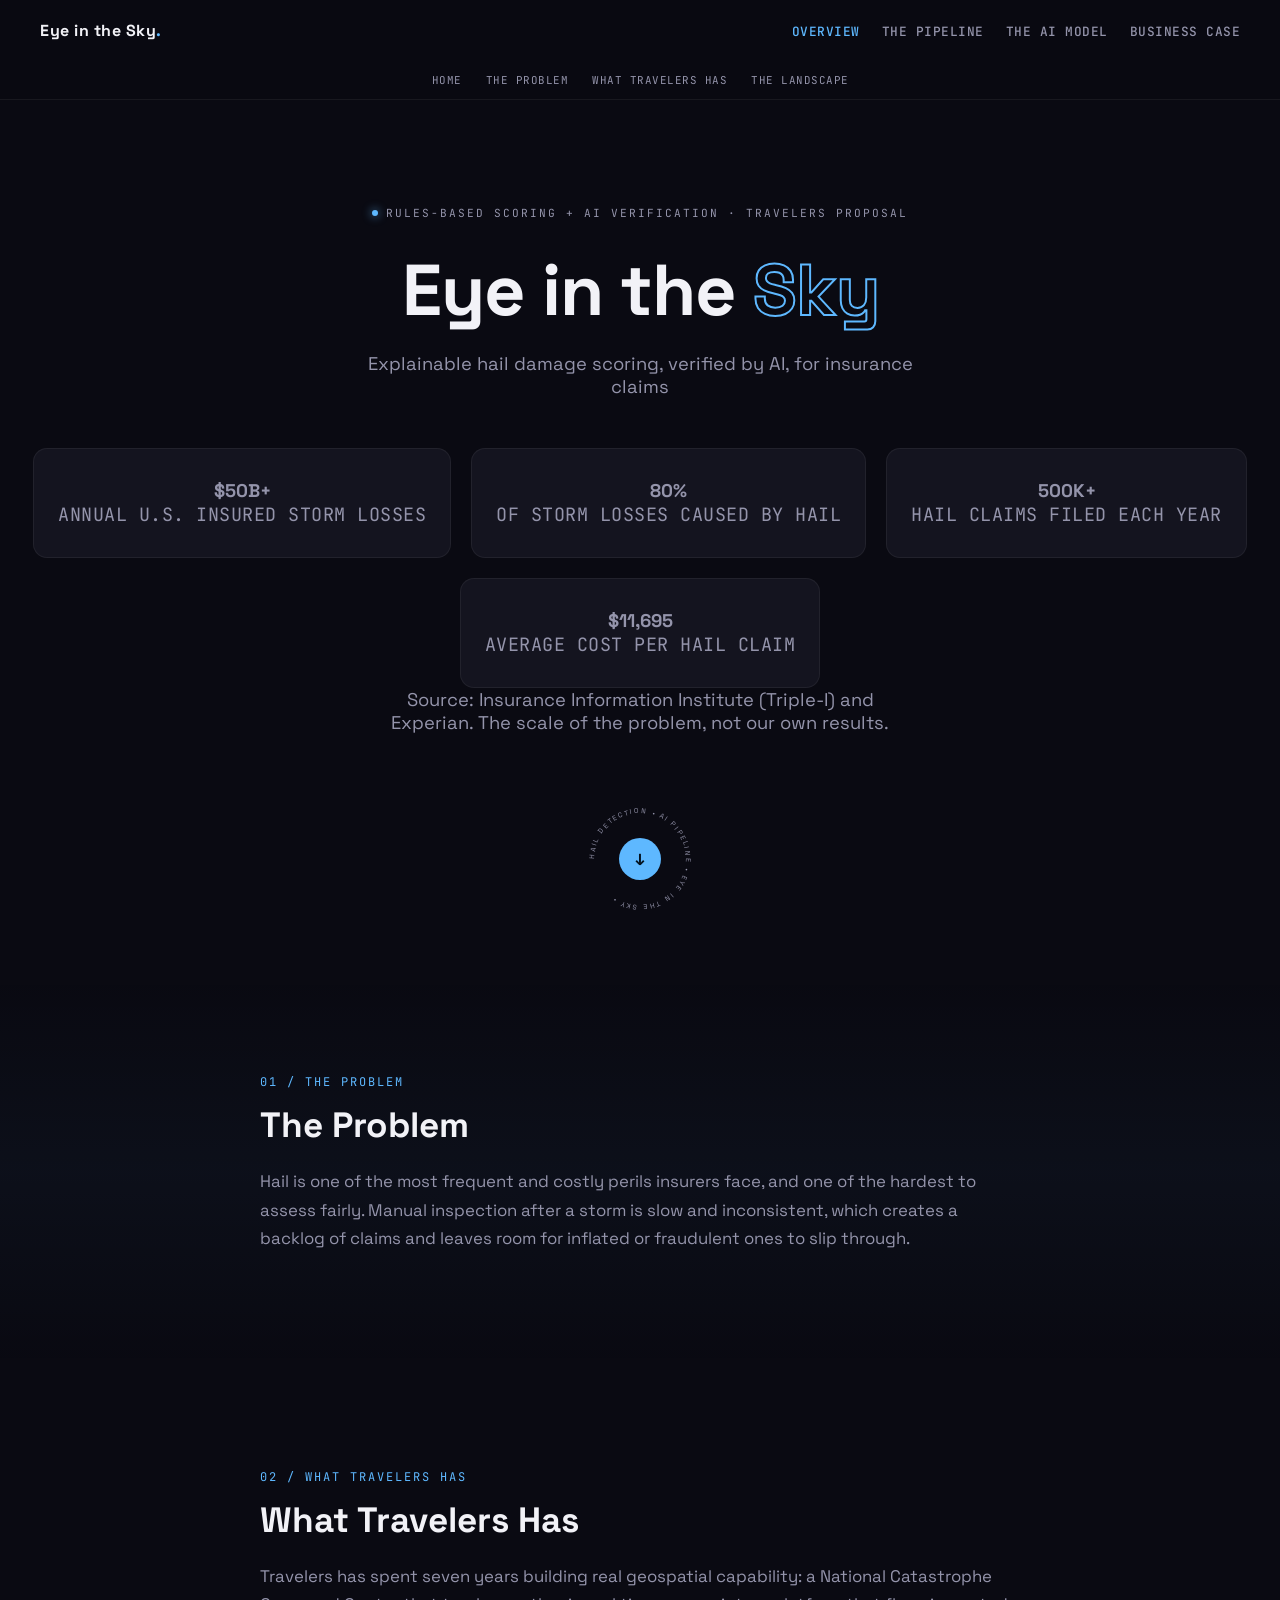
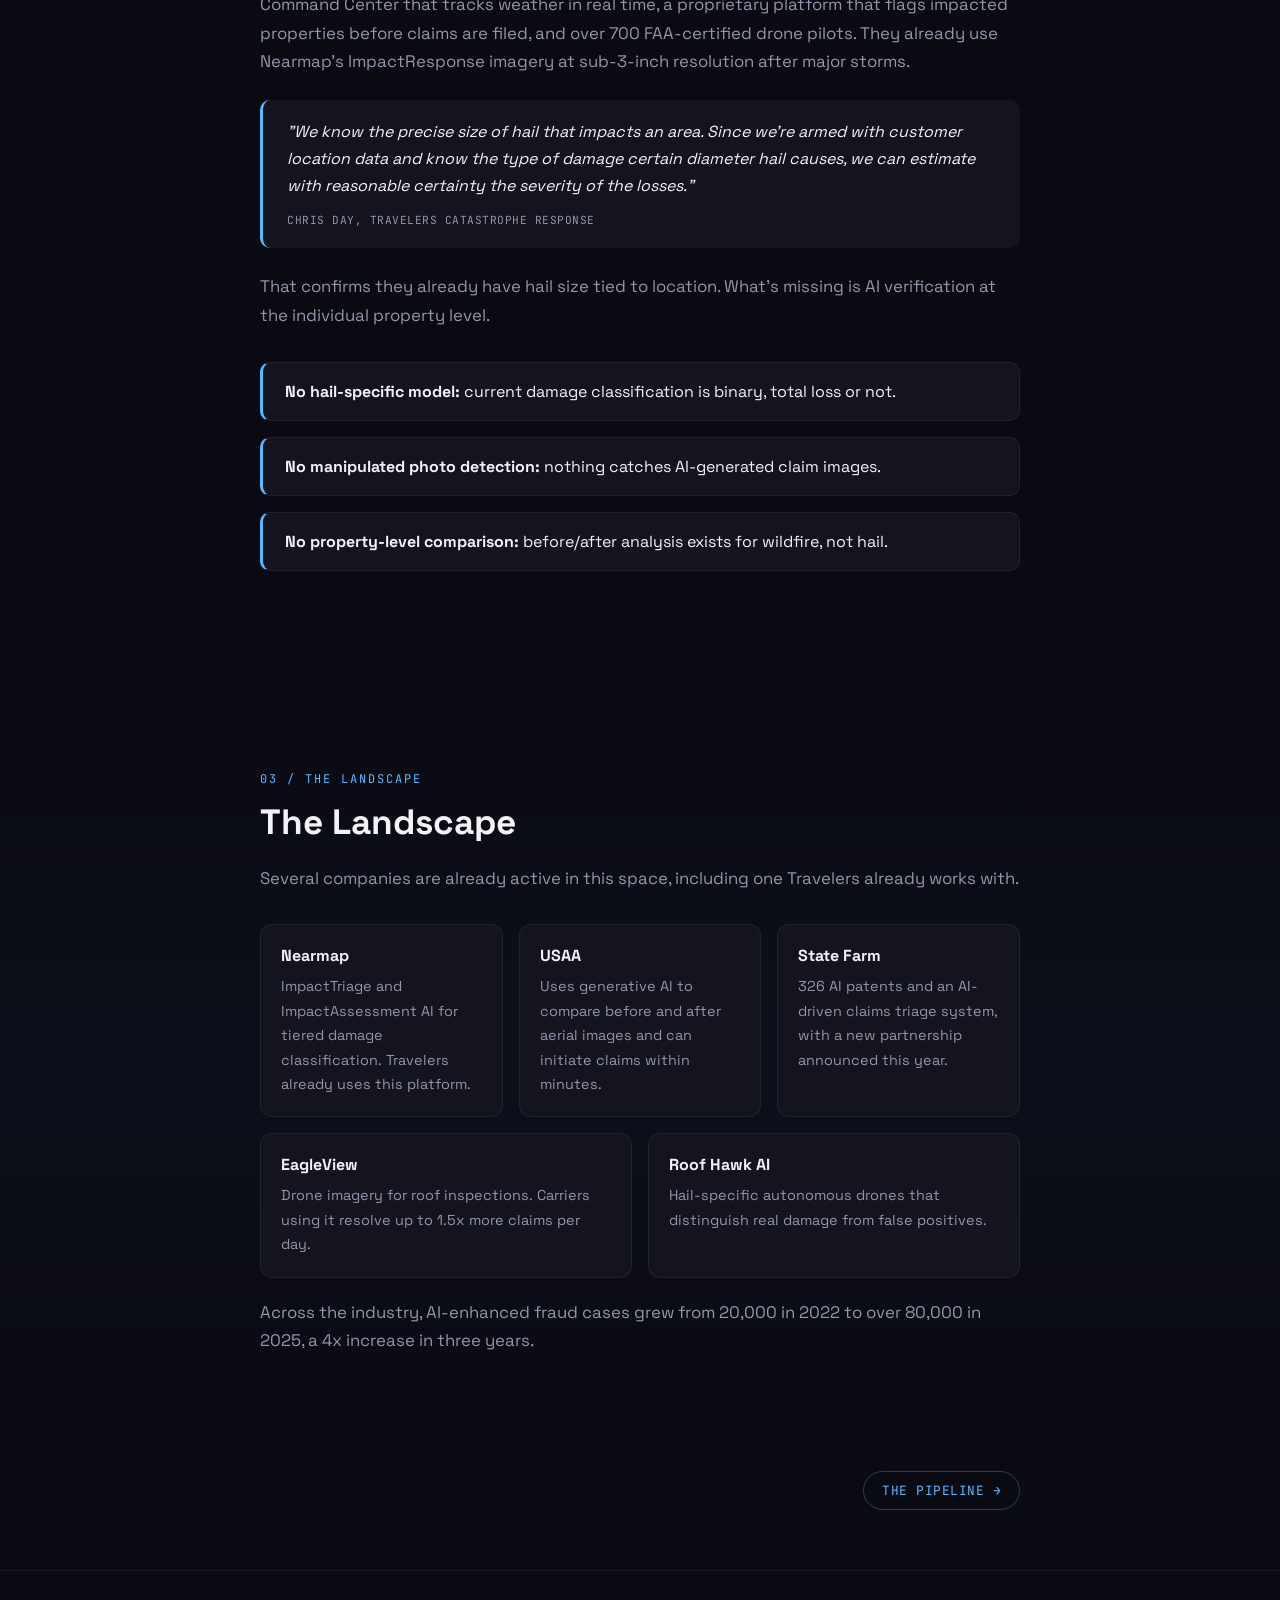
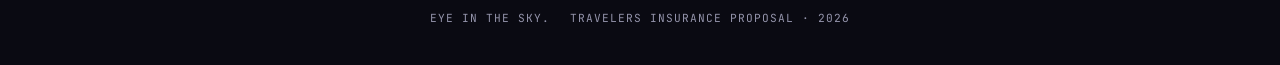
<file: website/index.html>
<!DOCTYPE html>
<html lang="en">
<head>
    <meta charset="UTF-8">
    <meta name="viewport" content="width=device-width, initial-scale=1.0">
    <meta name="description" content="Explainable hail damage scoring, verified by AI, proposed for Travelers Insurance.">
    <link rel="icon" href="data:image/svg+xml,%3Csvg xmlns='http://www.w3.org/2000/svg' viewBox='0 0 32 32'%3E%3Ccircle cx='16' cy='16' r='16' fill='%235eb8ff'/%3E%3C/svg%3E">
    <title>Eye in the Sky</title>
    <link rel="preconnect" href="https://fonts.googleapis.com">
    <link rel="preconnect" href="https://fonts.gstatic.com" crossorigin>
    <link href="https://fonts.googleapis.com/css2?family=JetBrains+Mono:wght@400;500;700&family=Space+Grotesk:wght@400;500;700&display=swap" rel="stylesheet">
    <link rel="stylesheet" href="style.css">
</head>
<body>

<div class="rain-container" id="rain"></div>
<div class="streak" id="streak"></div>

<nav>
  <div class="nav-logo">Eye in the Sky<span class="dot">.</span></div>
  <ul class="page-nav">
    <li><a href="index.html" class="active">Overview</a></li>
    <li><a href="pipeline.html">The Pipeline</a></li>
    <li><a href="ai-model.html">The AI Model</a></li>
    <li><a href="business-case.html">Business Case</a></li>
  </ul>
</nav>

<div class="page-subnav">
  <a href="#home">Home</a>
  <a href="#problem">The Problem</a>
  <a href="#travelers">What Travelers Has</a>
  <a href="#landscape">The Landscape</a>
</div>

<section class="hero" id="home">
  <div class="eyebrow"><span class="pulse-dot"></span> RULES-BASED SCORING + AI VERIFICATION &middot; TRAVELERS PROPOSAL</div>
  <h1>Eye in the <span class="outline-text">Sky</span></h1>
  <p>Explainable hail damage scoring, verified by AI, for insurance claims</p>

  <div class="stats">
    <div class="stat-card">
      <p class="stat-number">$50B+</p>
      <p class="stat-label">Annual U.S. Insured Storm Losses</p>
    </div>
    <div class="stat-card">
      <p class="stat-number">80%</p>
      <p class="stat-label">Of Storm Losses Caused by Hail</p>
    </div>
    <div class="stat-card">
      <p class="stat-number">500K+</p>
      <p class="stat-label">Hail Claims Filed Each Year</p>
    </div>
    <div class="stat-card">
      <p class="stat-number">$11,695</p>
      <p class="stat-label">Average Cost Per Hail Claim</p>
    </div>
  </div>
  <p class="stats-source">Source: Insurance Information Institute (Triple-I) and Experian. The scale of the problem, not our own results.</p>

  <div class="scroll-badge">
    <svg viewBox="0 0 120 120" class="badge-ring">
      <path id="circlePath" d="M 60,60 m -50,0 a 50,50 0 1,1 100,0 a 50,50 0 1,1 -100,0" fill="none"/>
      <text font-size="7.5" letter-spacing="2">
        <textPath href="#circlePath">HAIL DETECTION &bull; AI PIPELINE &bull; EYE IN THE SKY &bull; </textPath>
      </text>
    </svg>
    <div class="badge-center">&darr;</div>
  </div>
</section>

<section id="problem" class="content-section reveal">
  <span class="section-label">01 / The Problem</span>
  <h2>The Problem</h2>
  <p>Hail is one of the most frequent and costly perils insurers face, and one of the hardest to assess fairly. Manual inspection after a storm is slow and inconsistent, which creates a backlog of claims and leaves room for inflated or fraudulent ones to slip through.</p>
</section>

<section id="travelers" class="content-section reveal">
  <span class="section-label">02 / What Travelers Has</span>
  <h2>What Travelers Has</h2>
  <p>Travelers has spent seven years building real geospatial capability: a National Catastrophe Command Center that tracks weather in real time, a proprietary platform that flags impacted properties before claims are filed, and over 700 FAA-certified drone pilots. They already use Nearmap's ImpactResponse imagery at sub-3-inch resolution after major storms.</p>
  <blockquote class="quote-block">
    "We know the precise size of hail that impacts an area. Since we're armed with customer location data and know the type of damage certain diameter hail causes, we can estimate with reasonable certainty the severity of the losses."
    <cite>Chris Day, Travelers Catastrophe Response</cite>
  </blockquote>
  <p>That confirms they already have hail size tied to location. What's missing is AI verification at the individual property level.</p>
  <ul class="gap-list">
    <li><strong>No hail-specific model:</strong> current damage classification is binary, total loss or not.</li>
    <li><strong>No manipulated photo detection:</strong> nothing catches AI-generated claim images.</li>
    <li><strong>No property-level comparison:</strong> before/after analysis exists for wildfire, not hail.</li>
  </ul>
</section>

<section id="landscape" class="content-section reveal">
  <span class="section-label">03 / The Landscape</span>
  <h2>The Landscape</h2>
  <p>Several companies are already active in this space, including one Travelers already works with.</p>
  <div class="competitor-grid">
    <div class="competitor-card">
      <h3>Nearmap</h3>
      <p>ImpactTriage and ImpactAssessment AI for tiered damage classification. Travelers already uses this platform.</p>
    </div>
    <div class="competitor-card">
      <h3>USAA</h3>
      <p>Uses generative AI to compare before and after aerial images and can initiate claims within minutes.</p>
    </div>
    <div class="competitor-card">
      <h3>State Farm</h3>
      <p>326 AI patents and an AI-driven claims triage system, with a new partnership announced this year.</p>
    </div>
    <div class="competitor-card">
      <h3>EagleView</h3>
      <p>Drone imagery for roof inspections. Carriers using it resolve up to 1.5x more claims per day.</p>
    </div>
    <div class="competitor-card">
      <h3>Roof Hawk AI</h3>
      <p>Hail-specific autonomous drones that distinguish real damage from false positives.</p>
    </div>
  </div>
  <p>Across the industry, AI-enhanced fraud cases grew from 20,000 in 2022 to over 80,000 in 2025, a 4x increase in three years.</p>
</section>

<div class="page-footer-nav">
  <span></span>
  <a href="pipeline.html" class="next-page">The Pipeline &rarr;</a>
</div>

<footer>
  <div class="footer-content">
    <span>Eye in the Sky<span class="dot">.</span></span>
    <span>Travelers Insurance Proposal &middot; 2026</span>
  </div>
</footer>

<script src="script.js"></script>
</body>
</html>
</file>
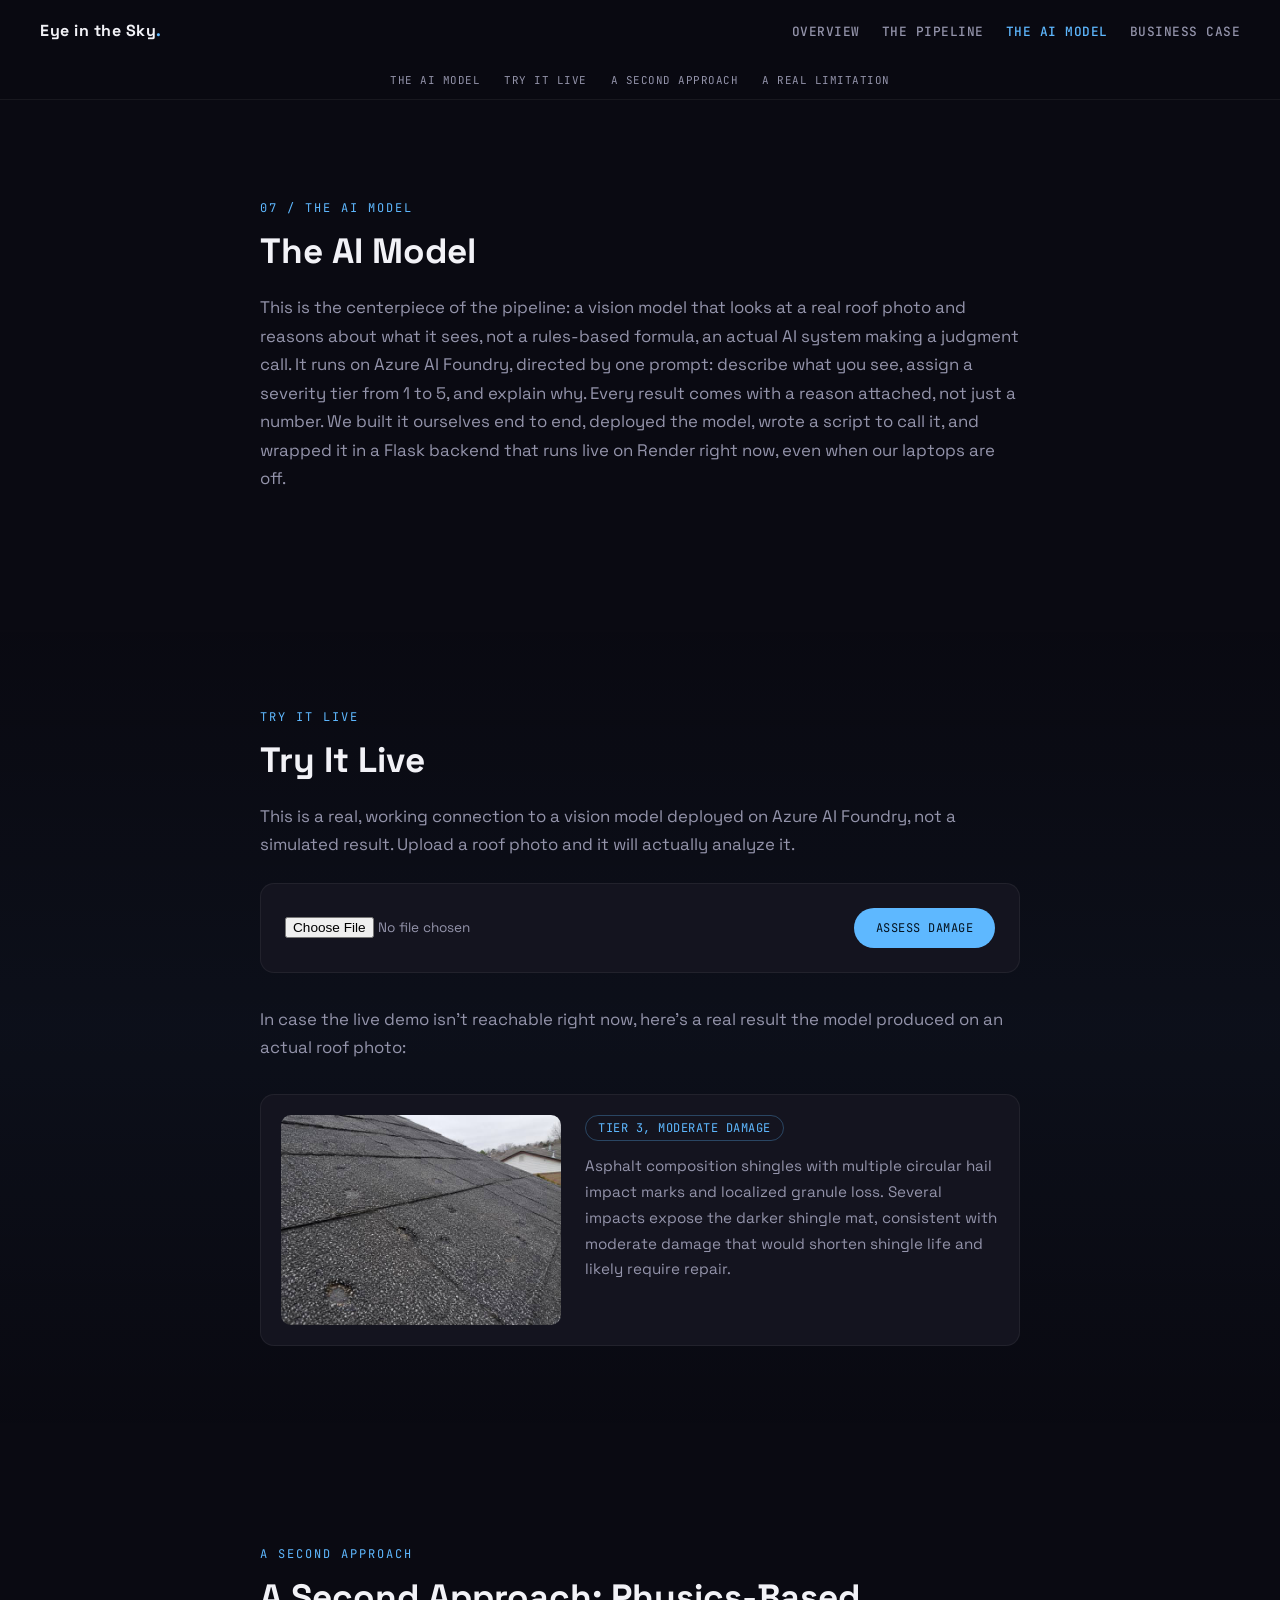
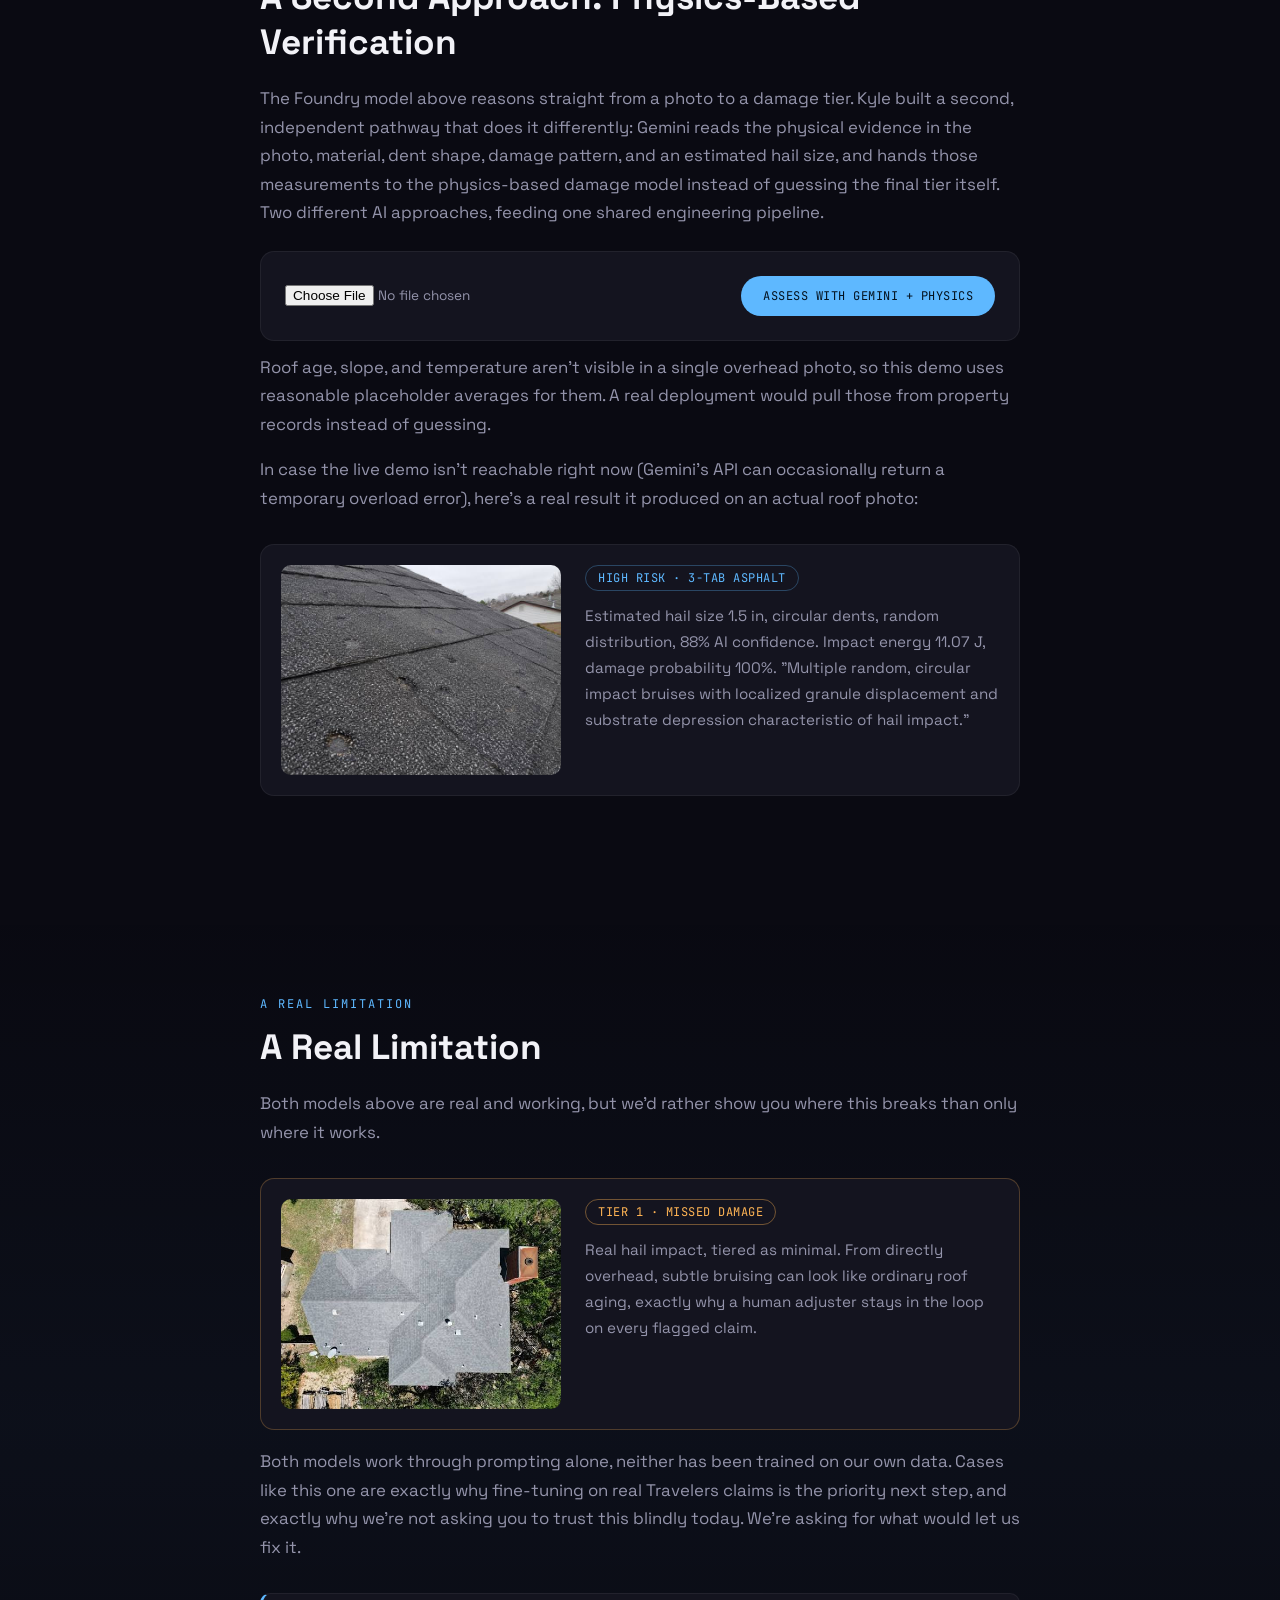
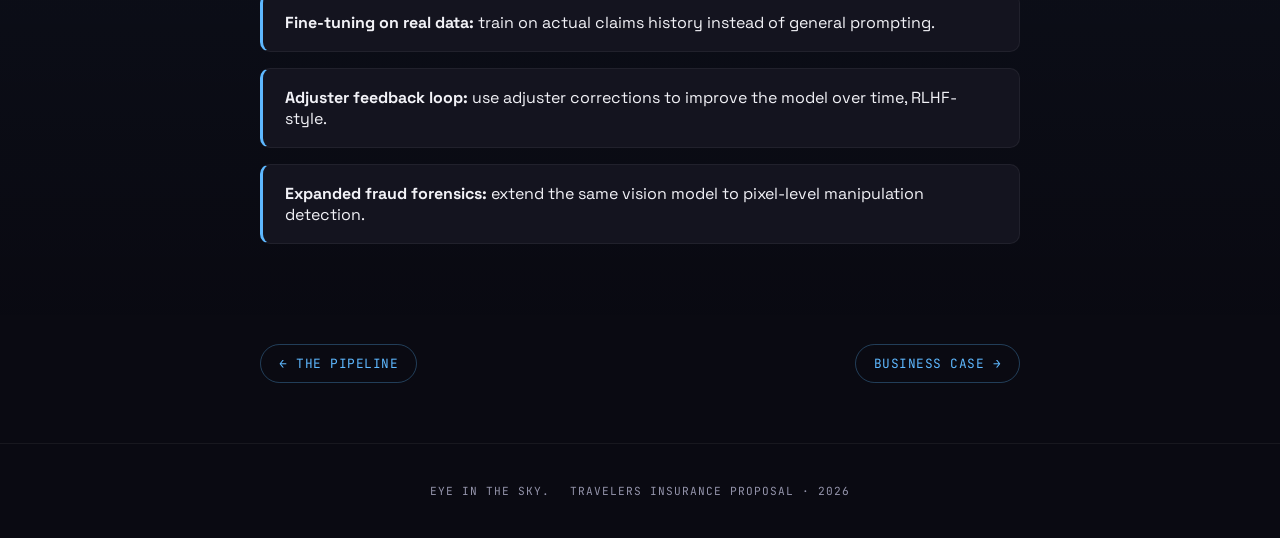
<file: website/ai-model.html>
<!DOCTYPE html>
<html lang="en">
<head>
    <meta charset="UTF-8">
    <meta name="viewport" content="width=device-width, initial-scale=1.0">
    <meta name="description" content="How Eye in the Sky's AI vision model verifies hail damage from real roof photos, with a live demo.">
    <link rel="icon" href="data:image/svg+xml,%3Csvg xmlns='http://www.w3.org/2000/svg' viewBox='0 0 32 32'%3E%3Ccircle cx='16' cy='16' r='16' fill='%235eb8ff'/%3E%3C/svg%3E">
    <title>Eye in the Sky &mdash; The AI Model</title>
    <link rel="preconnect" href="https://fonts.googleapis.com">
    <link rel="preconnect" href="https://fonts.gstatic.com" crossorigin>
    <link href="https://fonts.googleapis.com/css2?family=JetBrains+Mono:wght@400;500;700&family=Space+Grotesk:wght@400;500;700&display=swap" rel="stylesheet">
    <link rel="stylesheet" href="style.css">
</head>
<body>

<div class="rain-container" id="rain"></div>
<div class="streak" id="streak"></div>

<nav>
  <div class="nav-logo">Eye in the Sky<span class="dot">.</span></div>
  <ul class="page-nav">
    <li><a href="index.html">Overview</a></li>
    <li><a href="pipeline.html">The Pipeline</a></li>
    <li><a href="ai-model.html" class="active">The AI Model</a></li>
    <li><a href="business-case.html">Business Case</a></li>
  </ul>
</nav>

<div class="page-subnav">
  <a href="#how-it-works">The AI Model</a>
  <a href="#try-it">Try It Live</a>
  <a href="#second-approach">A Second Approach</a>
  <a href="#limitation">A Real Limitation</a>
</div>

<section id="how-it-works" class="content-section reveal page-top">
  <span class="section-label">07 / The AI Model</span>
  <h2>The AI Model</h2>
  <p>This is the centerpiece of the pipeline: a vision model that looks at a real roof photo and reasons about what it sees, not a rules-based formula, an actual AI system making a judgment call. It runs on Azure AI Foundry, directed by one prompt: describe what you see, assign a severity tier from 1 to 5, and explain why. Every result comes with a reason attached, not just a number. We built it ourselves end to end, deployed the model, wrote a script to call it, and wrapped it in a Flask backend that runs live on Render right now, even when our laptops are off.</p>
</section>

<section id="try-it" class="content-section reveal">
  <span class="section-label">Try It Live</span>
  <h2>Try It Live</h2>
  <p>This is a real, working connection to a vision model deployed on Azure AI Foundry, not a simulated result. Upload a roof photo and it will actually analyze it.</p>

  <div class="demo-box">
    <input type="file" id="photoInput" accept="image/*">
    <button id="assessBtn" class="demo-button">Assess Damage</button>
    <div id="demoResult" class="demo-result"></div>
  </div>

  <p>In case the live demo isn't reachable right now, here's a real result the model produced on an actual roof photo:</p>
  <div class="example-card">
    <img src="images/roof-example.jpg" alt="Roof photo with hail damage used for testing" class="example-image">
    <div class="example-result">
      <span class="example-tier">Tier 3, Moderate Damage</span>
      <p>Asphalt composition shingles with multiple circular hail impact marks and localized granule loss. Several impacts expose the darker shingle mat, consistent with moderate damage that would shorten shingle life and likely require repair.</p>
    </div>
  </div>
</section>

<section id="second-approach" class="content-section reveal">
  <span class="section-label">A Second Approach</span>
  <h2>A Second Approach: Physics-Based Verification</h2>
  <p>The Foundry model above reasons straight from a photo to a damage tier. Kyle built a second, independent pathway that does it differently: Gemini reads the physical evidence in the photo, material, dent shape, damage pattern, and an estimated hail size, and hands those measurements to the physics-based damage model instead of guessing the final tier itself. Two different AI approaches, feeding one shared engineering pipeline.</p>

  <div class="demo-box">
    <input type="file" id="photoInputGemini" accept="image/*">
    <button id="assessBtnGemini" class="demo-button">Assess with Gemini + Physics</button>
    <div id="demoResultGemini" class="demo-result"></div>
  </div>
  <p class="demo-note">Roof age, slope, and temperature aren't visible in a single overhead photo, so this demo uses reasonable placeholder averages for them. A real deployment would pull those from property records instead of guessing.</p>

  <p>In case the live demo isn't reachable right now (Gemini's API can occasionally return a temporary overload error), here's a real result it produced on an actual roof photo:</p>
  <div class="example-card">
    <img src="images/roof-example.jpg" alt="Roof photo used to test the Gemini pathway" class="example-image">
    <div class="example-result">
      <span class="example-tier">High Risk &middot; 3-tab Asphalt</span>
      <p>Estimated hail size 1.5 in, circular dents, random distribution, 88% AI confidence. Impact energy 11.07 J, damage probability 100%. "Multiple random, circular impact bruises with localized granule displacement and substrate depression characteristic of hail impact."</p>
    </div>
  </div>
</section>

<section id="limitation" class="content-section reveal">
  <span class="section-label">A Real Limitation</span>
  <h2>A Real Limitation</h2>
  <p>Both models above are real and working, but we'd rather show you where this breaks than only where it works.</p>
  <div class="example-card example-card--limitation">
    <img src="images/roof-missed-damage.jpg" alt="Drone view of a roof from a real hail damage inspection" class="example-image">
    <div class="example-result">
      <span class="example-tier example-tier--limitation">Tier 1 &middot; Missed Damage</span>
      <p>Real hail impact, tiered as minimal. From directly overhead, subtle bruising can look like ordinary roof aging, exactly why a human adjuster stays in the loop on every flagged claim.</p>
    </div>
  </div>
  <p>Both models work through prompting alone, neither has been trained on our own data. Cases like this one are exactly why fine-tuning on real Travelers claims is the priority next step, and exactly why we're not asking you to trust this blindly today. We're asking for what would let us fix it.</p>
  <ul class="gap-list">
    <li><strong>Fine-tuning on real data:</strong> train on actual claims history instead of general prompting.</li>
    <li><strong>Adjuster feedback loop:</strong> use adjuster corrections to improve the model over time, RLHF-style.</li>
    <li><strong>Expanded fraud forensics:</strong> extend the same vision model to pixel-level manipulation detection.</li>
  </ul>
</section>

<div class="page-footer-nav">
  <a href="pipeline.html" class="prev-page">&larr; The Pipeline</a>
  <a href="business-case.html" class="next-page">Business Case &rarr;</a>
</div>

<footer>
  <div class="footer-content">
    <span>Eye in the Sky<span class="dot">.</span></span>
    <span>Travelers Insurance Proposal &middot; 2026</span>
  </div>
</footer>

<script src="script.js"></script>
<script src="demo.js"></script>
<script src="gemini-demo.js"></script>
</body>
</html>
</file>
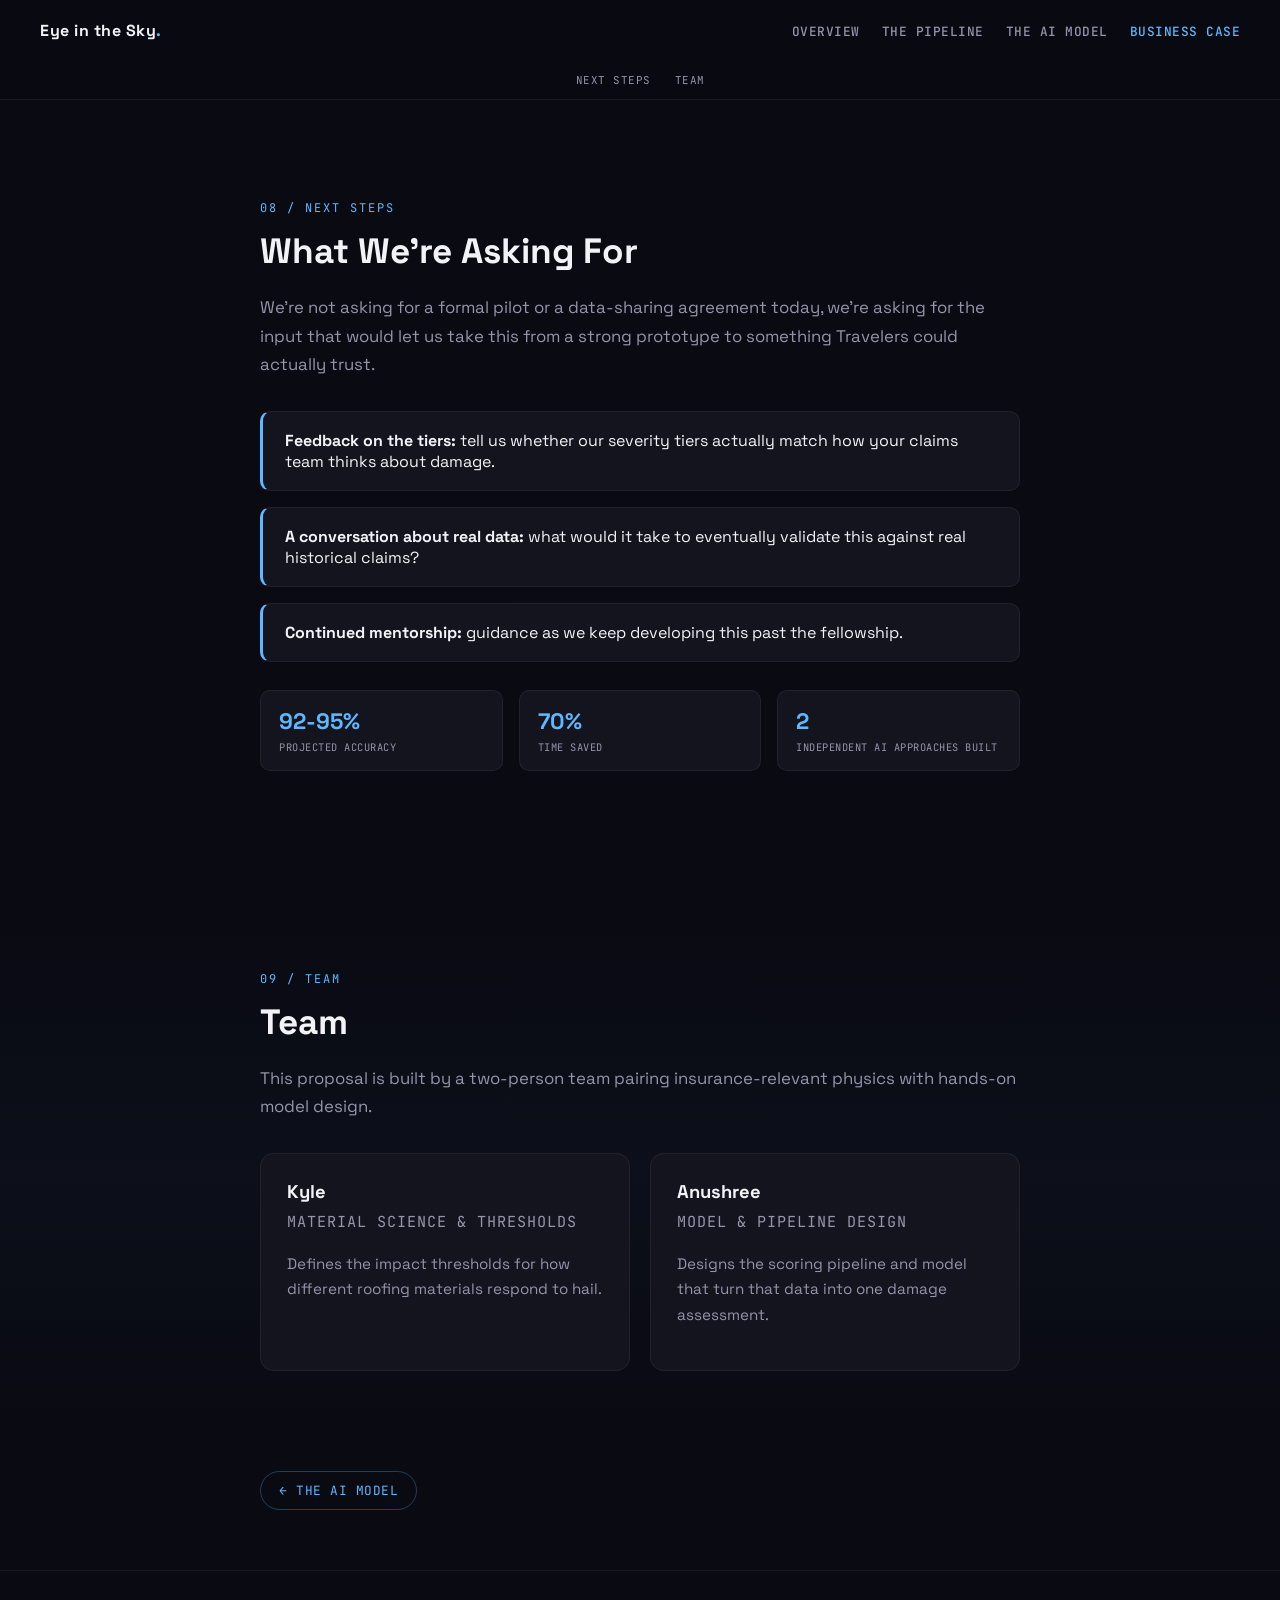
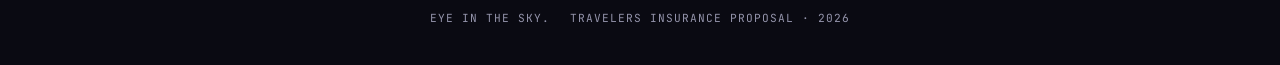
<file: website/business-case.html>
<!DOCTYPE html>
<html lang="en">
<head>
    <meta charset="UTF-8">
    <meta name="viewport" content="width=device-width, initial-scale=1.0">
    <meta name="description" content="The business case, pilot ask, and team behind Eye in the Sky.">
    <link rel="icon" href="data:image/svg+xml,%3Csvg xmlns='http://www.w3.org/2000/svg' viewBox='0 0 32 32'%3E%3Ccircle cx='16' cy='16' r='16' fill='%235eb8ff'/%3E%3C/svg%3E">
    <title>Eye in the Sky &mdash; Business Case</title>
    <link rel="preconnect" href="https://fonts.googleapis.com">
    <link rel="preconnect" href="https://fonts.gstatic.com" crossorigin>
    <link href="https://fonts.googleapis.com/css2?family=JetBrains+Mono:wght@400;500;700&family=Space+Grotesk:wght@400;500;700&display=swap" rel="stylesheet">
    <link rel="stylesheet" href="style.css">
</head>
<body>

<div class="rain-container" id="rain"></div>
<div class="streak" id="streak"></div>

<nav>
  <div class="nav-logo">Eye in the Sky<span class="dot">.</span></div>
  <ul class="page-nav">
    <li><a href="index.html">Overview</a></li>
    <li><a href="pipeline.html">The Pipeline</a></li>
    <li><a href="ai-model.html">The AI Model</a></li>
    <li><a href="business-case.html" class="active">Business Case</a></li>
  </ul>
</nav>

<div class="page-subnav">
  <a href="#next-steps">Next Steps</a>
  <a href="#team">Team</a>
</div>

<section id="next-steps" class="content-section reveal page-top">
  <span class="section-label">08 / Next Steps</span>
  <h2>What We're Asking For</h2>
  <p>We're not asking for a formal pilot or a data-sharing agreement today, we're asking for the input that would let us take this from a strong prototype to something Travelers could actually trust.</p>
  <ul class="gap-list">
    <li><strong>Feedback on the tiers:</strong> tell us whether our severity tiers actually match how your claims team thinks about damage.</li>
    <li><strong>A conversation about real data:</strong> what would it take to eventually validate this against real historical claims?</li>
    <li><strong>Continued mentorship:</strong> guidance as we keep developing this past the fellowship.</li>
  </ul>
  <div class="mini-stats">
    <div class="mini-stat">
      <span class="mini-stat-number">92-95%</span>
      <span class="mini-stat-label">Projected Accuracy</span>
    </div>
    <div class="mini-stat">
      <span class="mini-stat-number">70%</span>
      <span class="mini-stat-label">Time Saved</span>
    </div>
    <div class="mini-stat">
      <span class="mini-stat-number">2</span>
      <span class="mini-stat-label">Independent AI Approaches Built</span>
    </div>
  </div>
</section>

<section id="team" class="content-section reveal">
  <span class="section-label">09 / Team</span>
  <h2>Team</h2>
  <p>This proposal is built by a two-person team pairing insurance-relevant physics with hands-on model design.</p>
  <div class="team-grid">
    <div class="team-card">
      <h3>Kyle</h3>
      <p class="team-role">Material Science &amp; Thresholds</p>
      <p>Defines the impact thresholds for how different roofing materials respond to hail.</p>
    </div>
    <div class="team-card">
      <h3>Anushree</h3>
      <p class="team-role">Model &amp; Pipeline Design</p>
      <p>Designs the scoring pipeline and model that turn that data into one damage assessment.</p>
    </div>
  </div>
</section>

<div class="page-footer-nav">
  <a href="ai-model.html" class="prev-page">&larr; The AI Model</a>
  <span></span>
</div>

<footer>
  <div class="footer-content">
    <span>Eye in the Sky<span class="dot">.</span></span>
    <span>Travelers Insurance Proposal &middot; 2026</span>
  </div>
</footer>

<script src="script.js"></script>
</body>
</html>
</file>
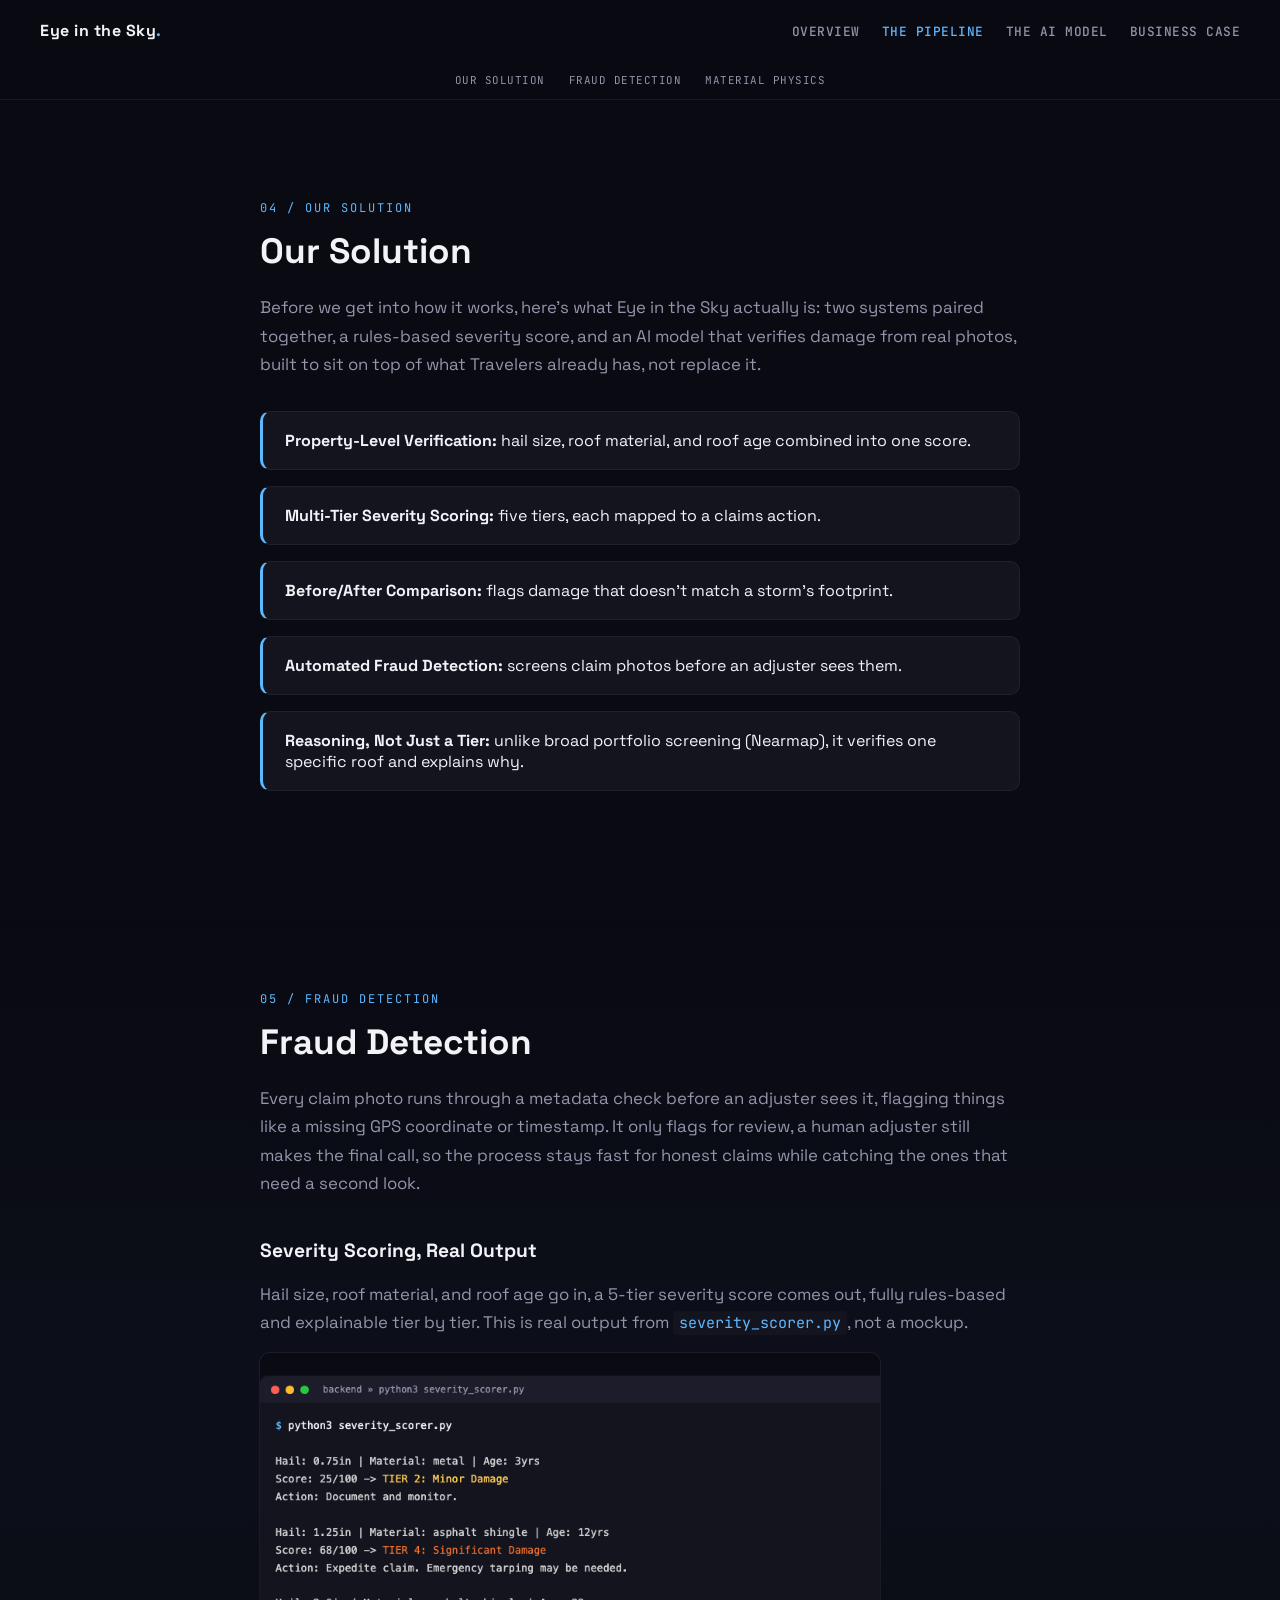
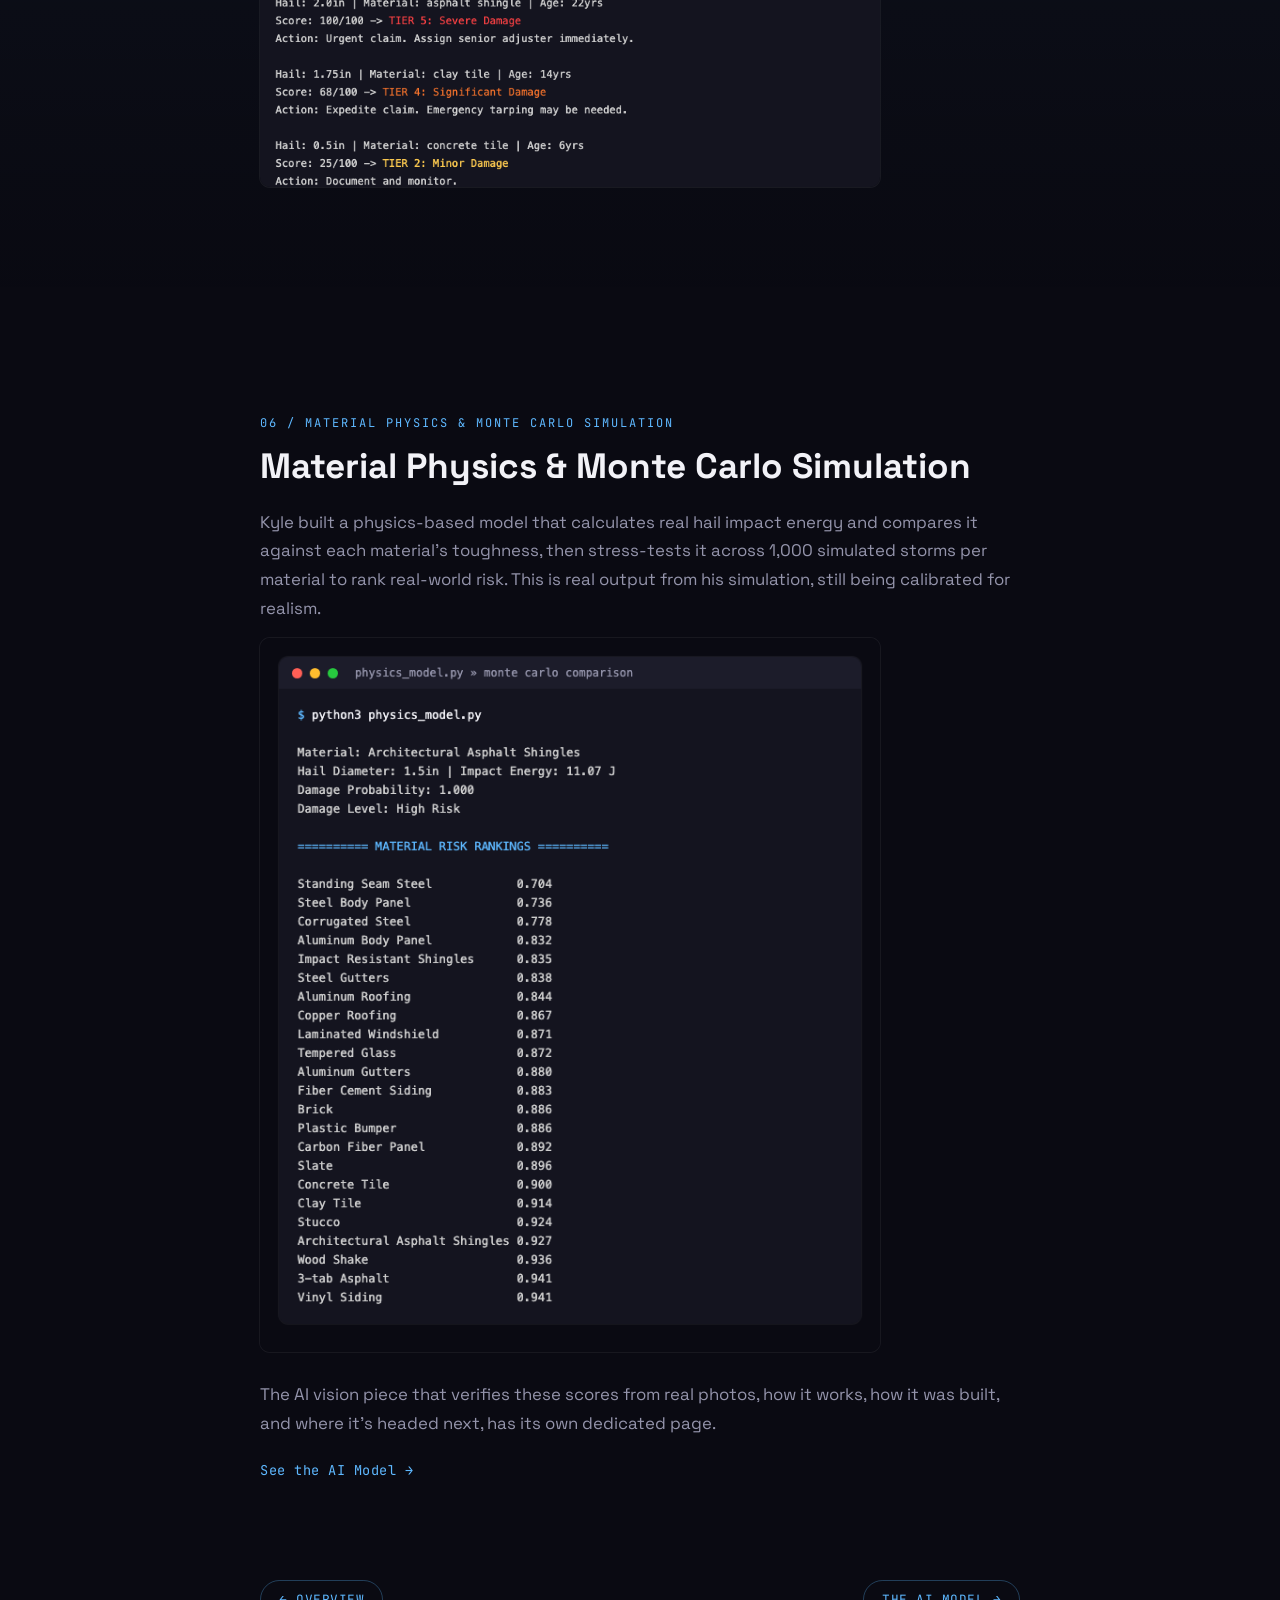
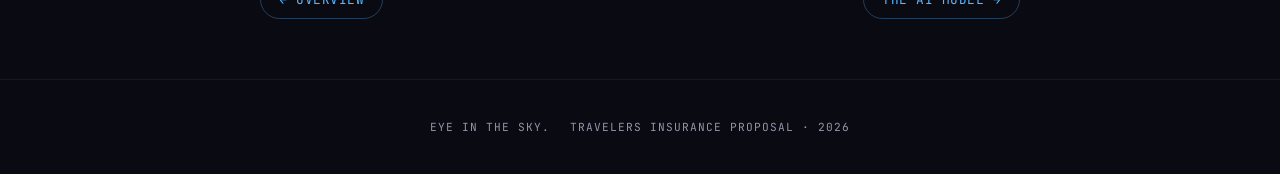
<file: website/pipeline.html>
<!DOCTYPE html>
<html lang="en">
<head>
    <meta charset="UTF-8">
    <meta name="viewport" content="width=device-width, initial-scale=1.0">
    <meta name="description" content="How Eye in the Sky's rules-based severity scoring, fraud detection, and physics-based damage model work.">
    <link rel="icon" href="data:image/svg+xml,%3Csvg xmlns='http://www.w3.org/2000/svg' viewBox='0 0 32 32'%3E%3Ccircle cx='16' cy='16' r='16' fill='%235eb8ff'/%3E%3C/svg%3E">
    <title>Eye in the Sky &mdash; The Pipeline</title>
    <link rel="preconnect" href="https://fonts.googleapis.com">
    <link rel="preconnect" href="https://fonts.gstatic.com" crossorigin>
    <link href="https://fonts.googleapis.com/css2?family=JetBrains+Mono:wght@400;500;700&family=Space+Grotesk:wght@400;500;700&display=swap" rel="stylesheet">
    <link rel="stylesheet" href="style.css">
</head>
<body>

<div class="rain-container" id="rain"></div>
<div class="streak" id="streak"></div>

<nav>
  <div class="nav-logo">Eye in the Sky<span class="dot">.</span></div>
  <ul class="page-nav">
    <li><a href="index.html">Overview</a></li>
    <li><a href="pipeline.html" class="active">The Pipeline</a></li>
    <li><a href="ai-model.html">The AI Model</a></li>
    <li><a href="business-case.html">Business Case</a></li>
  </ul>
</nav>

<div class="page-subnav">
  <a href="#solution">Our Solution</a>
  <a href="#fraud">Fraud Detection</a>
  <a href="#physics">Material Physics</a>
</div>

<section id="solution" class="content-section reveal page-top">
  <span class="section-label">04 / Our Solution</span>
  <h2>Our Solution</h2>
  <p>Before we get into how it works, here's what Eye in the Sky actually is: two systems paired together, a rules-based severity score, and an AI model that verifies damage from real photos, built to sit on top of what Travelers already has, not replace it.</p>
  <ul class="gap-list">
    <li><strong>Property-Level Verification:</strong> hail size, roof material, and roof age combined into one score.</li>
    <li><strong>Multi-Tier Severity Scoring:</strong> five tiers, each mapped to a claims action.</li>
    <li><strong>Before/After Comparison:</strong> flags damage that doesn't match a storm's footprint.</li>
    <li><strong>Automated Fraud Detection:</strong> screens claim photos before an adjuster sees them.</li>
    <li><strong>Reasoning, Not Just a Tier:</strong> unlike broad portfolio screening (Nearmap), it verifies one specific roof and explains why.</li>
  </ul>
</section>

<section id="fraud" class="content-section reveal">
  <span class="section-label">05 / Fraud Detection</span>
  <h2>Fraud Detection</h2>
  <p>Every claim photo runs through a metadata check before an adjuster sees it, flagging things like a missing GPS coordinate or timestamp. It only flags for review, a human adjuster still makes the final call, so the process stays fast for honest claims while catching the ones that need a second look.</p>

  <h3 class="subsection-title">Severity Scoring, Real Output</h3>
  <p>Hail size, roof material, and roof age go in, a 5-tier severity score comes out, fully rules-based and explainable tier by tier. This is real output from <code>severity_scorer.py</code>, not a mockup.</p>
  <img src="images/severity_scorer_output.png" alt="Real terminal output from severity_scorer.py" class="code-shot">
</section>

<section id="physics" class="content-section reveal">
  <span class="section-label">06 / Material Physics &amp; Monte Carlo Simulation</span>
  <h2>Material Physics &amp; Monte Carlo Simulation</h2>
  <p>Kyle built a physics-based model that calculates real hail impact energy and compares it against each material's toughness, then stress-tests it across 1,000 simulated storms per material to rank real-world risk. This is real output from his simulation, still being calibrated for realism.</p>
  <img src="images/kyle_monte_carlo.png" alt="Real terminal output from Kyle's Monte Carlo simulation" class="code-shot">
  <p>The AI vision piece that verifies these scores from real photos, how it works, how it was built, and where it's headed next, has its own dedicated page.</p>
  <a href="ai-model.html" class="inline-page-link">See the AI Model &rarr;</a>
</section>

<div class="page-footer-nav">
  <a href="index.html" class="prev-page">&larr; Overview</a>
  <a href="ai-model.html" class="next-page">The AI Model &rarr;</a>
</div>

<footer>
  <div class="footer-content">
    <span>Eye in the Sky<span class="dot">.</span></span>
    <span>Travelers Insurance Proposal &middot; 2026</span>
  </div>
</footer>

<script src="script.js"></script>
</body>
</html>
</file>
<file: website/style.css>
:root {
  --bg: #0a0a12;
  --bg-alt: #14141f;
  --text: #f2f2f7;
  --text-muted: #9494ab;
  --accent: #5eb8ff;
  --accent-glow: rgba(94, 184, 255, 0.35);
  --font-heading: 'Space Grotesk', sans-serif;
  --font-mono: 'JetBrains Mono', monospace;
}

* {
  box-sizing: border-box;
}

body {
  background-color: var(--bg);
  color: var(--text);
  font-family: var(--font-heading);
  margin: 0;
}

/* Ambient background rain, drops generated in script.js */
.rain-container {
  position: fixed;
  inset: 0;
  overflow: hidden;
  pointer-events: none;
  z-index: 0;
}

.rain-drop {
  position: absolute;
  top: -5%;
  width: 3px;
  border-radius: 3px;
  background: linear-gradient(to bottom, transparent, var(--accent), #eaf6ff);
  animation: fall linear infinite;
}

@keyframes fall {
  from { transform: translateY(-10vh); }
  to { transform: translateY(110vh); }
}

/* Shooting hailstone streak, position driven by scroll % in script.js */
.streak {
  position: fixed;
  width: 4px;
  height: 220px;
  background: linear-gradient(to bottom, transparent 0%, var(--accent) 55%, #eaf6ff 100%);
  box-shadow: 0 0 24px 6px var(--accent-glow), 0 0 50px 14px rgba(94, 184, 255, 0.18);
  transform: rotate(35deg);
  pointer-events: none;
  z-index: 1;
  border-radius: 4px;
}

.streak::after {
  content: "";
  position: absolute;
  bottom: -5px;
  left: 50%;
  transform: translateX(-50%);
  width: 14px;
  height: 14px;
  border-radius: 50%;
  background: radial-gradient(circle, #ffffff 0%, var(--accent) 60%, transparent 100%);
  box-shadow: 0 0 22px 6px var(--accent-glow), 0 0 10px 3px #ffffff;
}

nav {
  display: flex;
  justify-content: space-between;
  align-items: center;
  padding: 20px 40px;
  background-color: rgba(10, 10, 18, 0.95);
  position: sticky;
  top: 0;
  z-index: 10;
}

.nav-logo {
  font-weight: 700;
  letter-spacing: 0.5px;
}

.nav-logo .dot {
  color: var(--accent);
}

nav ul {
  display: flex;
  flex-wrap: wrap;
  justify-content: flex-end;
  row-gap: 8px;
  column-gap: 22px;
  list-style: none;
  margin: 0;
  padding: 0;
}

nav a {
  color: var(--text-muted);
  text-decoration: none;
  font-family: var(--font-mono);
  font-size: 0.7rem;
  letter-spacing: 0.5px;
  text-transform: uppercase;
  white-space: nowrap;
  transition: color 0.2s ease;
}

nav a:hover {
  color: var(--accent);
}

.page-nav a {
  font-size: 0.8rem;
  font-weight: 500;
}

.page-nav a.active {
  color: var(--accent);
}

.page-subnav {
  position: sticky;
  top: 61px;
  z-index: 9;
  display: flex;
  justify-content: center;
  flex-wrap: wrap;
  gap: 24px;
  padding: 12px 20px;
  background-color: rgba(10, 10, 18, 0.85);
  border-bottom: 1px solid rgba(255, 255, 255, 0.06);
}

.page-subnav a {
  color: var(--text-muted);
  text-decoration: none;
  font-family: var(--font-mono);
  font-size: 0.68rem;
  letter-spacing: 0.5px;
  text-transform: uppercase;
  transition: color 0.2s ease;
}

.page-subnav a:hover {
  color: var(--accent);
}

.page-top {
  padding-top: 60px;
}

.page-footer-nav {
  max-width: 800px;
  margin: 0 auto;
  padding: 0 20px 60px;
  display: flex;
  justify-content: space-between;
  align-items: center;
  position: relative;
  z-index: 2;
}

.page-footer-nav a {
  font-family: var(--font-mono);
  font-size: 0.8rem;
  letter-spacing: 0.5px;
  text-transform: uppercase;
  color: var(--accent);
  text-decoration: none;
  border: 1px solid rgba(94, 184, 255, 0.3);
  border-radius: 20px;
  padding: 10px 18px;
  transition: background-color 0.2s ease, box-shadow 0.2s ease;
}

.page-footer-nav a:hover {
  background-color: rgba(94, 184, 255, 0.1);
  box-shadow: 0 0 20px rgba(94, 184, 255, 0.15);
}

.inline-page-link {
  display: inline-block;
  font-family: var(--font-mono);
  font-size: 0.85rem;
  letter-spacing: 0.5px;
  color: var(--accent);
  text-decoration: none;
  margin-top: 8px;
  transition: opacity 0.2s ease;
}

.inline-page-link:hover {
  opacity: 0.75;
}

.subsection-title {
  font-size: 1.2rem;
  margin: 40px 0 12px;
}

.code-shot {
  width: 100%;
  max-width: 620px;
  border-radius: 10px;
  display: block;
  margin: 16px 0 28px;
  box-shadow: 0 0 0 1px rgba(255, 255, 255, 0.06);
}

.demo-box {
  background-color: var(--bg-alt);
  border: 1px solid rgba(255, 255, 255, 0.06);
  border-radius: 14px;
  padding: 24px;
  margin: 24px 0 32px;
  display: flex;
  flex-wrap: wrap;
  align-items: center;
  gap: 16px;
}

.demo-box input[type="file"] {
  flex: 1;
  min-width: 200px;
  color: var(--text-muted);
  font-family: var(--font-heading);
  font-size: 0.85rem;
}

.demo-button {
  font-family: var(--font-mono);
  font-size: 0.75rem;
  letter-spacing: 0.5px;
  text-transform: uppercase;
  background-color: var(--accent);
  color: #04121f;
  border: none;
  border-radius: 20px;
  padding: 12px 22px;
  cursor: pointer;
  transition: box-shadow 0.2s ease, transform 0.2s ease;
}

.demo-button:hover {
  box-shadow: 0 0 20px rgba(94, 184, 255, 0.3);
  transform: translateY(-2px);
}

.demo-button:disabled {
  opacity: 0.6;
  cursor: default;
}

.demo-result {
  display: none;
  width: 100%;
  background-color: var(--bg);
  border-left: 3px solid var(--accent);
  border-radius: 10px;
  padding: 16px 20px;
  font-size: 0.9rem;
  line-height: 1.6;
  color: var(--text);
  white-space: pre-wrap;
}

.demo-result.visible {
  display: block;
}

.demo-note {
  font-size: 0.8rem;
  color: var(--text-muted);
  margin-top: -20px;
}

.hero {
  position: relative;
  text-align: center;
  padding: 100px 20px 60px;
  z-index: 2;
}

.eyebrow {
  display: inline-flex;
  align-items: center;
  gap: 8px;
  font-family: var(--font-mono);
  font-size: 0.7rem;
  letter-spacing: 2px;
  color: var(--text-muted);
  text-transform: uppercase;
  margin-bottom: 24px;
}

.pulse-dot {
  width: 6px;
  height: 6px;
  border-radius: 50%;
  background: var(--accent);
  box-shadow: 0 0 8px 2px var(--accent-glow);
  animation: pulse 2s ease-in-out infinite;
}

@keyframes pulse {
  0%, 100% { opacity: 1; }
  50% { opacity: 0.3; }
}

.hero h1 {
  font-size: 4.5rem;
  font-weight: 700;
  margin: 0 0 16px;
  letter-spacing: -1px;
}

.outline-text {
  color: transparent;
  -webkit-text-stroke: 2px var(--accent);
}

.hero p {
  font-size: 1.15rem;
  color: var(--text-muted);
  max-width: 550px;
  margin: 0 auto;
}

.stats {
  display: flex;
  justify-content: center;
  flex-wrap: wrap;
  gap: 20px;
  margin-top: 50px;
}

.stat-card {
  background-color: var(--bg-alt);
  border: 1px solid rgba(255, 255, 255, 0.06);
  padding: 30px 24px;
  border-radius: 14px;
  min-width: 180px;
  transition: transform 0.25s ease, border-color 0.25s ease;
}

.stat-card:hover {
  transform: translateY(-6px);
  border-color: var(--accent);
  box-shadow: 0 0 24px rgba(94, 184, 255, 0.15);
}

.stat-number {
  font-size: 2.1rem;
  font-weight: 700;
  color: var(--accent);
  margin: 0 0 6px;
}

.stat-label {
  font-family: var(--font-mono);
  font-size: 0.75rem;
  letter-spacing: 0.5px;
  text-transform: uppercase;
  color: var(--text-muted);
  margin: 0;
}

@media (max-width: 700px) {
  .stats {
    flex-direction: column;
    align-items: center;
  }
}

.stats-source {
  font-size: 0.75rem;
  color: var(--text-muted);
  text-align: center;
  margin-top: 16px;
}

.scroll-badge {
  position: relative;
  width: 110px;
  height: 110px;
  margin: 70px auto 0;
}

.badge-ring {
  width: 100%;
  height: 100%;
  fill: var(--text-muted);
  animation: spin 18s linear infinite;
}

@keyframes spin {
  from { transform: rotate(0deg); }
  to { transform: rotate(360deg); }
}

.badge-center {
  position: absolute;
  top: 50%;
  left: 50%;
  transform: translate(-50%, -50%);
  width: 42px;
  height: 42px;
  border-radius: 50%;
  background: var(--accent);
  color: #04121f;
  display: flex;
  align-items: center;
  justify-content: center;
  font-weight: 700;
}

.content-section {
  max-width: 800px;
  margin: 0 auto;
  padding: 100px 20px;
  position: relative;
  z-index: 2;
}

section.content-section:nth-of-type(even)::before {
  content: "";
  position: absolute;
  top: 0;
  left: 50%;
  transform: translateX(-50%);
  width: 100vw;
  height: 100%;
  background: linear-gradient(180deg, transparent, rgba(94, 184, 255, 0.035), transparent);
  z-index: -1;
}

.section-label {
  display: block;
  font-family: var(--font-mono);
  font-size: 0.75rem;
  letter-spacing: 2px;
  text-transform: uppercase;
  color: var(--accent);
  margin-bottom: 12px;
}

.content-section h2 {
  font-size: 2.2rem;
  margin: 0 0 20px;
}

.content-section p {
  font-size: 1.05rem;
  line-height: 1.7;
  color: var(--text-muted);
  margin-bottom: 16px;
}

.content-section code {
  font-family: var(--font-mono);
  font-size: 0.9em;
  color: var(--accent);
  background-color: var(--bg-alt);
  padding: 2px 6px;
  border-radius: 4px;
}

.gap-list {
  list-style: none;
  margin: 32px 0 0;
  padding: 0;
  display: flex;
  flex-direction: column;
  gap: 16px;
}

.gap-list li {
  background-color: var(--bg-alt);
  border: 1px solid rgba(255, 255, 255, 0.06);
  border-left: 3px solid var(--accent);
  border-radius: 10px;
  padding: 18px 22px;
  transition: box-shadow 0.25s ease, transform 0.25s ease;
}

.gap-list li:hover {
  box-shadow: 0 0 20px rgba(94, 184, 255, 0.12);
  transform: translateX(4px);
}

.gap-list strong {
  color: var(--text);
}

.quote-block {
  margin: 24px 0;
  padding: 18px 24px;
  background-color: var(--bg-alt);
  border-left: 3px solid var(--accent);
  border-radius: 10px;
  font-style: italic;
  color: var(--text);
  font-size: 1rem;
  line-height: 1.7;
}

.quote-block cite {
  display: block;
  margin-top: 12px;
  font-family: var(--font-mono);
  font-style: normal;
  font-size: 0.7rem;
  letter-spacing: 0.5px;
  text-transform: uppercase;
  color: var(--text-muted);
}

.competitor-grid {
  display: flex;
  flex-wrap: wrap;
  gap: 16px;
  margin: 32px 0 20px;
}

.competitor-card {
  flex: 1;
  min-width: 200px;
  background-color: var(--bg-alt);
  border: 1px solid rgba(255, 255, 255, 0.06);
  border-radius: 12px;
  padding: 20px;
  transition: border-color 0.25s ease, box-shadow 0.25s ease, transform 0.25s ease;
}

.competitor-card:hover {
  border-color: var(--accent);
  box-shadow: 0 0 20px rgba(94, 184, 255, 0.12);
  transform: translateY(-4px);
}

.competitor-card h3 {
  font-size: 1rem;
  margin: 0 0 8px;
}

.competitor-card p {
  font-size: 0.9rem;
  margin: 0;
}

.example-card {
  display: flex;
  gap: 24px;
  margin-top: 32px;
  background-color: var(--bg-alt);
  border: 1px solid rgba(255, 255, 255, 0.06);
  border-radius: 14px;
  padding: 20px;
  flex-wrap: wrap;
}

.example-image {
  width: 280px;
  max-width: 100%;
  height: 210px;
  object-fit: cover;
  border-radius: 10px;
}

.example-result {
  flex: 1;
  min-width: 240px;
}

.example-tier {
  display: inline-block;
  font-family: var(--font-mono);
  font-size: 0.75rem;
  letter-spacing: 0.5px;
  text-transform: uppercase;
  color: var(--accent);
  border: 1px solid rgba(94, 184, 255, 0.3);
  border-radius: 20px;
  padding: 4px 12px;
  margin-bottom: 12px;
}

.example-card--limitation {
  border-color: rgba(255, 180, 84, 0.25);
}

.example-tier--limitation {
  color: #ffb454;
  border-color: rgba(255, 180, 84, 0.4);
}

.example-result p {
  font-size: 0.95rem;
  margin: 0;
}

.team-grid {
  display: flex;
  flex-wrap: wrap;
  gap: 20px;
  margin-top: 32px;
}

.team-card {
  flex: 1;
  min-width: 220px;
  background-color: var(--bg-alt);
  border: 1px solid rgba(255, 255, 255, 0.06);
  border-radius: 14px;
  padding: 26px;
  transition: border-color 0.25s ease, box-shadow 0.25s ease, transform 0.25s ease;
}

.team-card:hover {
  border-color: var(--accent);
  box-shadow: 0 0 24px rgba(94, 184, 255, 0.12);
  transform: translateY(-4px);
}

.team-card h3 {
  font-size: 1.15rem;
  margin: 0 0 6px;
}

.team-role {
  font-family: var(--font-mono);
  font-size: 0.7rem;
  letter-spacing: 1px;
  text-transform: uppercase;
  color: var(--accent);
  margin: 0 0 14px;
}

.team-card p {
  font-size: 0.95rem;
}

.mini-stats {
  display: flex;
  flex-wrap: wrap;
  gap: 16px;
  margin-top: 28px;
}

.mini-stat {
  flex: 1;
  min-width: 150px;
  background-color: var(--bg-alt);
  border: 1px solid rgba(255, 255, 255, 0.06);
  border-radius: 10px;
  padding: 16px 18px;
  transition: border-color 0.25s ease, box-shadow 0.25s ease;
}

.mini-stat:hover {
  border-color: var(--accent);
  box-shadow: 0 0 18px rgba(94, 184, 255, 0.12);
}

.mini-stat-number {
  display: block;
  font-size: 1.4rem;
  font-weight: 700;
  color: var(--accent);
}

.mini-stat-label {
  display: block;
  font-family: var(--font-mono);
  font-size: 0.65rem;
  letter-spacing: 0.5px;
  text-transform: uppercase;
  color: var(--text-muted);
  margin-top: 4px;
}

footer {
  position: relative;
  z-index: 2;
  padding: 40px 20px;
  text-align: center;
  border-top: 1px solid rgba(255, 255, 255, 0.06);
}

.footer-content {
  display: flex;
  justify-content: center;
  gap: 20px;
  flex-wrap: wrap;
  font-family: var(--font-mono);
  font-size: 0.7rem;
  letter-spacing: 1px;
  text-transform: uppercase;
  color: var(--text-muted);
}

.reveal {
  opacity: 0;
  transform: translateY(30px);
  transition: opacity 0.8s ease, transform 0.8s ease;
}

.reveal.visible {
  opacity: 1;
  transform: translateY(0);
}

@media (max-width: 800px) {
  nav {
    flex-wrap: wrap;
    justify-content: center;
    gap: 12px;
    padding: 16px 20px;
  }

  nav ul {
    flex-wrap: wrap;
    justify-content: center;
    gap: 12px 18px;
  }

  nav a {
    font-size: 0.65rem;
  }

  .hero h1 {
    font-size: 2.8rem;
  }
}
</file>
